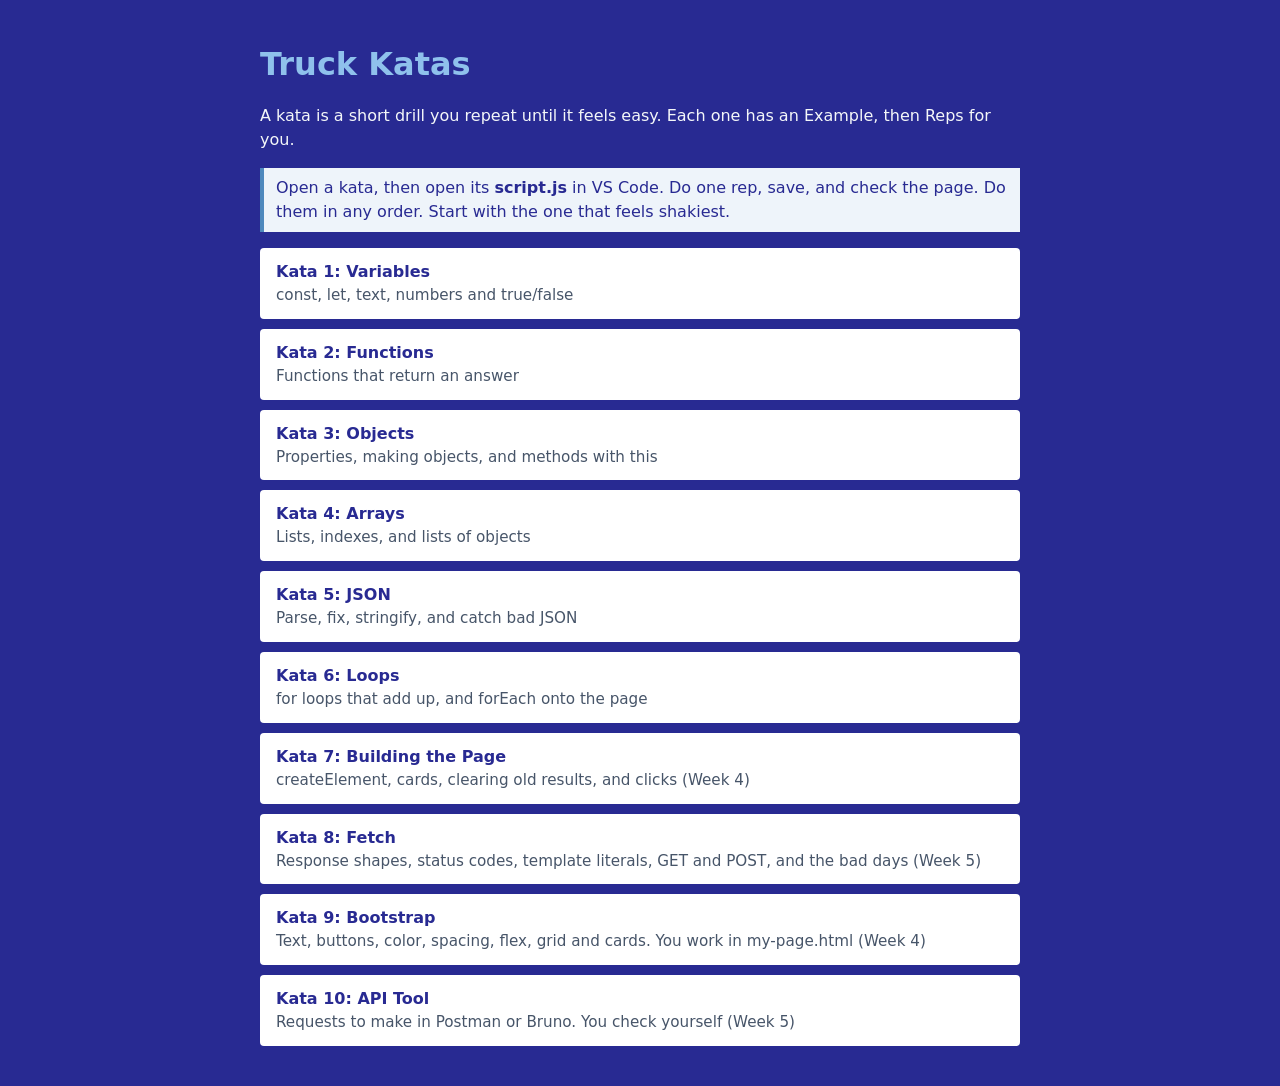
<file: index.html>
<!doctype html>
<html lang="en">
  <head>
    <meta charset="UTF-8" />
    <meta name="viewport" content="width=device-width, initial-scale=1.0" />
    <title>Truck Katas</title>
    <link rel="stylesheet" href="style.css" />
  </head>
  <body>
    <h1>Truck Katas</h1>
    <p>A kata is a short drill you repeat until it feels easy. Each one has an Example, then Reps for you.</p>
    <p class="tip">
      Open a kata, then open its <strong>script.js</strong> in VS Code. Do one rep, save, and check the page.
      Do them in any order. Start with the one that feels shakiest.
    </p>

    <ul class="topics">
      <li><a href="01-variables/index.html"><strong>Kata 1: Variables</strong><span>const, let, text, numbers and true/false</span></a></li>
      <li><a href="02-functions/index.html"><strong>Kata 2: Functions</strong><span>Functions that return an answer</span></a></li>
      <li><a href="03-objects/index.html"><strong>Kata 3: Objects</strong><span>Properties, making objects, and methods with this</span></a></li>
      <li><a href="04-arrays/index.html"><strong>Kata 4: Arrays</strong><span>Lists, indexes, and lists of objects</span></a></li>
      <li><a href="05-json/index.html"><strong>Kata 5: JSON</strong><span>Parse, fix, stringify, and catch bad JSON</span></a></li>
      <li><a href="06-loops/index.html"><strong>Kata 6: Loops</strong><span>for loops that add up, and forEach onto the page </span></a></li>
      <li><a href="07-page/index.html"><strong>Kata 7: Building the Page</strong><span>createElement, cards, clearing old results, and clicks (Week 4)</span></a></li>
      <li><a href="08-fetch/index.html"><strong>Kata 8: Fetch</strong><span>Response shapes, status codes, template literals, GET and POST, and the bad days (Week 5)</span></a></li>
      <li><a href="09-bootstrap/index.html"><strong>Kata 9: Bootstrap</strong><span>Text, buttons, color, spacing, flex, grid and cards. You work in my-page.html (Week 4)</span></a></li>
      <li><a href="10-api-tool/index.html"><strong>Kata 10: API Tool</strong><span>Requests to make in Postman or Bruno. You check yourself (Week 5)</span></a></li>
    </ul>
  </body>
</html>
</file>
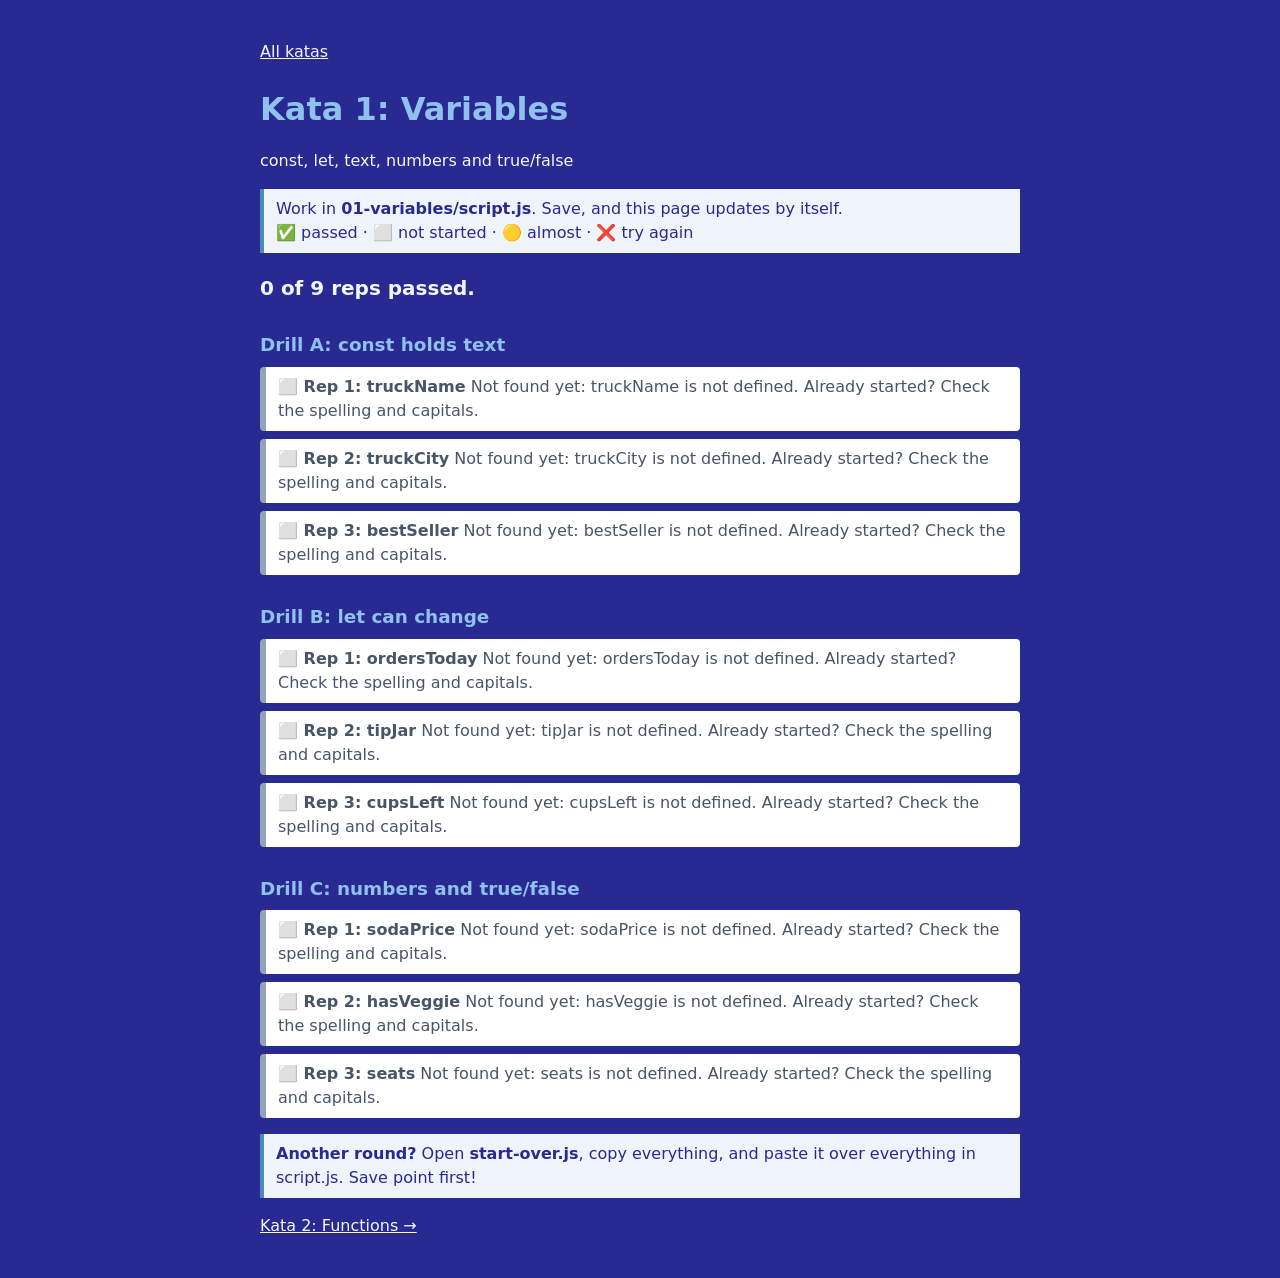
<file: 01-variables/index.html>
<!doctype html>
<html lang="en">
  <head>
    <meta charset="UTF-8" />
    <meta name="viewport" content="width=device-width, initial-scale=1.0" />
    <title>Kata 1: Variables</title>
    <link rel="stylesheet" href="../style.css" />
  </head>
  <body>
    <p class="nav"><a href="../index.html">All katas</a></p>
    <h1>Kata 1: Variables</h1>
    <p>const, let, text, numbers and true/false</p>
    <p class="tip">
      Work in <strong>01-variables/script.js</strong>. Save, and this page updates by itself.<br />
      ✅ passed · ⬜ not started · 🟡 almost · ❌ try again
    </p>

    <p id="summary"></p>
    <div id="results"></div>

    <p class="tip">
      <strong>Another round?</strong> Open <strong>start-over.js</strong>, copy everything,
      and paste it over everything in script.js. Save point first!
    </p>
    <p class="nav"> <a href="../02-functions/index.html">Kata 2: Functions →</a></p>

    <script src="../kata-check.js"></script>
    <script src="script.js"></script>
    <script src="checks.js"></script>
  </body>
</html>
</file>
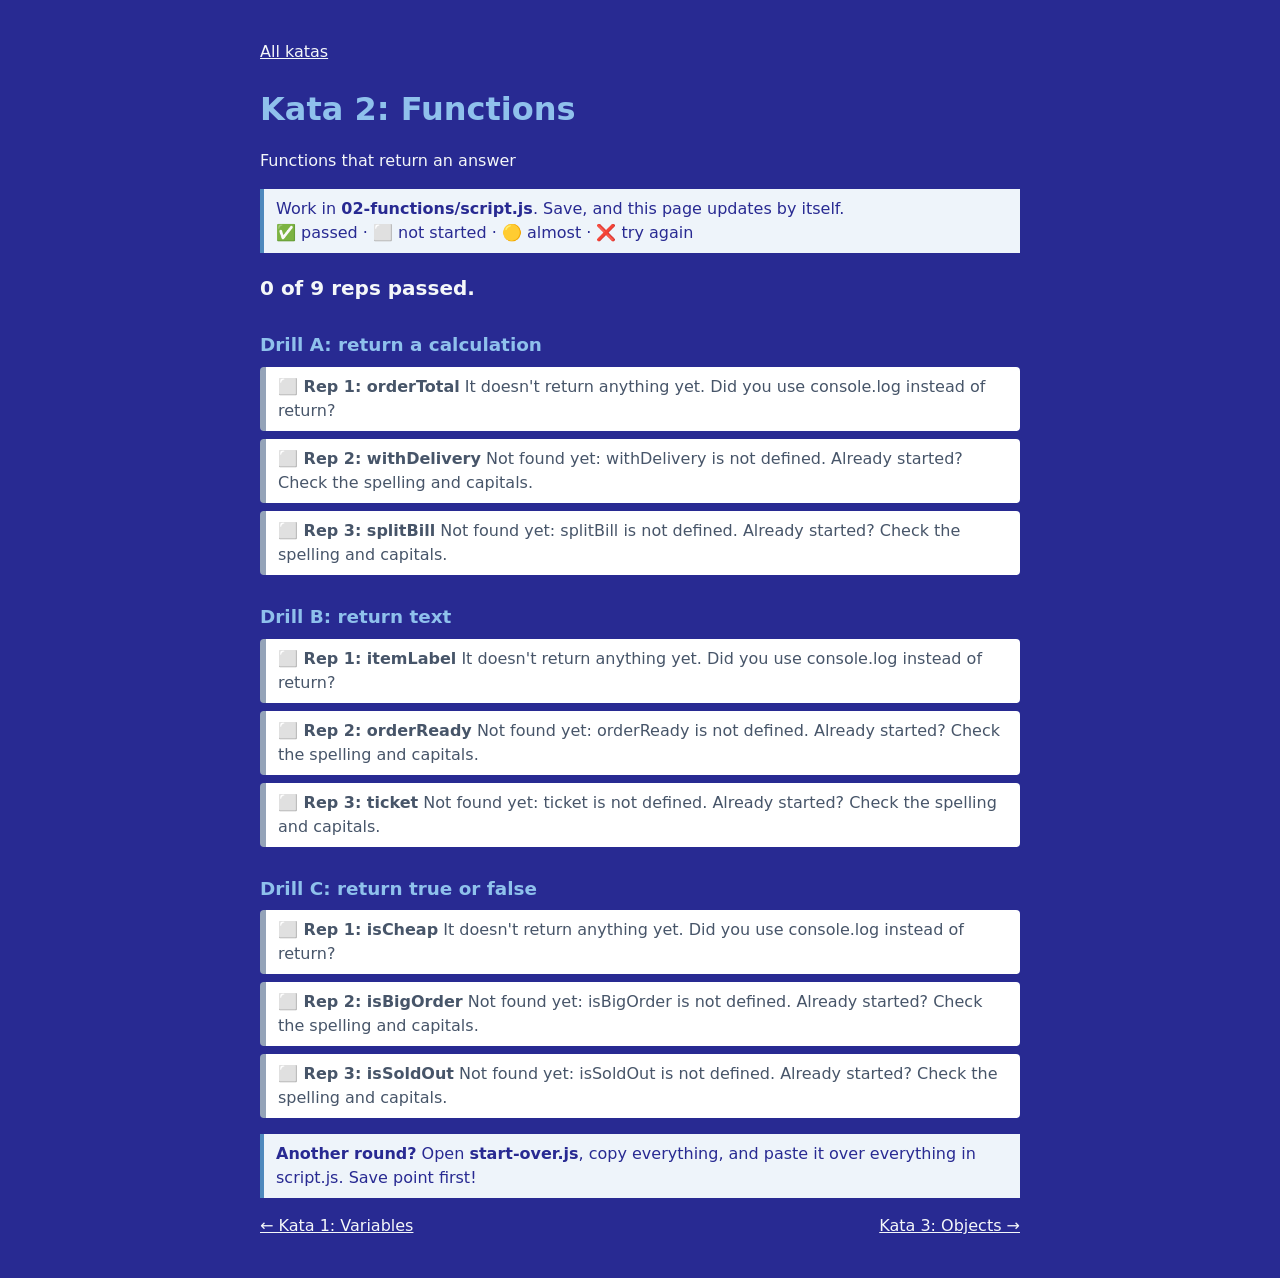
<file: 02-functions/index.html>
<!doctype html>
<html lang="en">
  <head>
    <meta charset="UTF-8" />
    <meta name="viewport" content="width=device-width, initial-scale=1.0" />
    <title>Kata 2: Functions</title>
    <link rel="stylesheet" href="../style.css" />
  </head>
  <body>
    <p class="nav"><a href="../index.html">All katas</a></p>
    <h1>Kata 2: Functions</h1>
    <p>Functions that return an answer</p>
    <p class="tip">
      Work in <strong>02-functions/script.js</strong>. Save, and this page updates by itself.<br />
      ✅ passed · ⬜ not started · 🟡 almost · ❌ try again
    </p>

    <p id="summary"></p>
    <div id="results"></div>

    <p class="tip">
      <strong>Another round?</strong> Open <strong>start-over.js</strong>, copy everything,
      and paste it over everything in script.js. Save point first!
    </p>
    <p class="nav"><a href="../01-variables/index.html">← Kata 1: Variables</a> <a href="../03-objects/index.html">Kata 3: Objects →</a></p>

    <script src="../kata-check.js"></script>
    <script src="script.js"></script>
    <script src="checks.js"></script>
  </body>
</html>
</file>
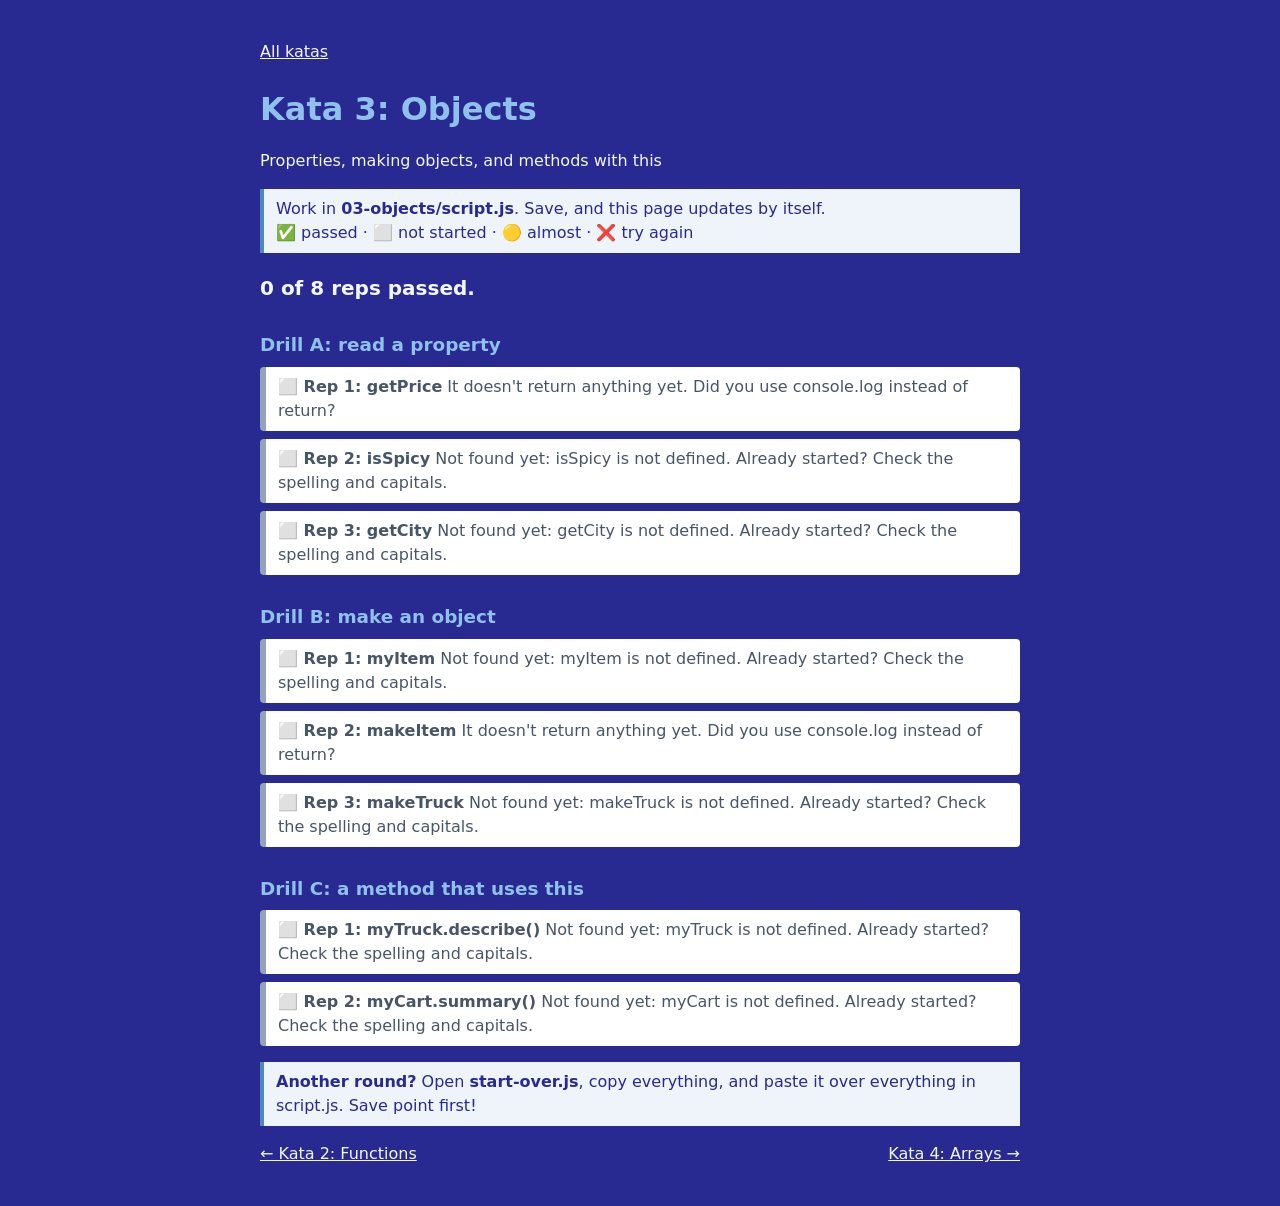
<file: 03-objects/index.html>
<!doctype html>
<html lang="en">
  <head>
    <meta charset="UTF-8" />
    <meta name="viewport" content="width=device-width, initial-scale=1.0" />
    <title>Kata 3: Objects</title>
    <link rel="stylesheet" href="../style.css" />
  </head>
  <body>
    <p class="nav"><a href="../index.html">All katas</a></p>
    <h1>Kata 3: Objects</h1>
    <p>Properties, making objects, and methods with this</p>
    <p class="tip">
      Work in <strong>03-objects/script.js</strong>. Save, and this page updates by itself.<br />
      ✅ passed · ⬜ not started · 🟡 almost · ❌ try again
    </p>

    <p id="summary"></p>
    <div id="results"></div>

    <p class="tip">
      <strong>Another round?</strong> Open <strong>start-over.js</strong>, copy everything,
      and paste it over everything in script.js. Save point first!
    </p>
    <p class="nav"><a href="../02-functions/index.html">← Kata 2: Functions</a> <a href="../04-arrays/index.html">Kata 4: Arrays →</a></p>

    <script src="../kata-check.js"></script>
    <script src="script.js"></script>
    <script src="checks.js"></script>
  </body>
</html>
</file>
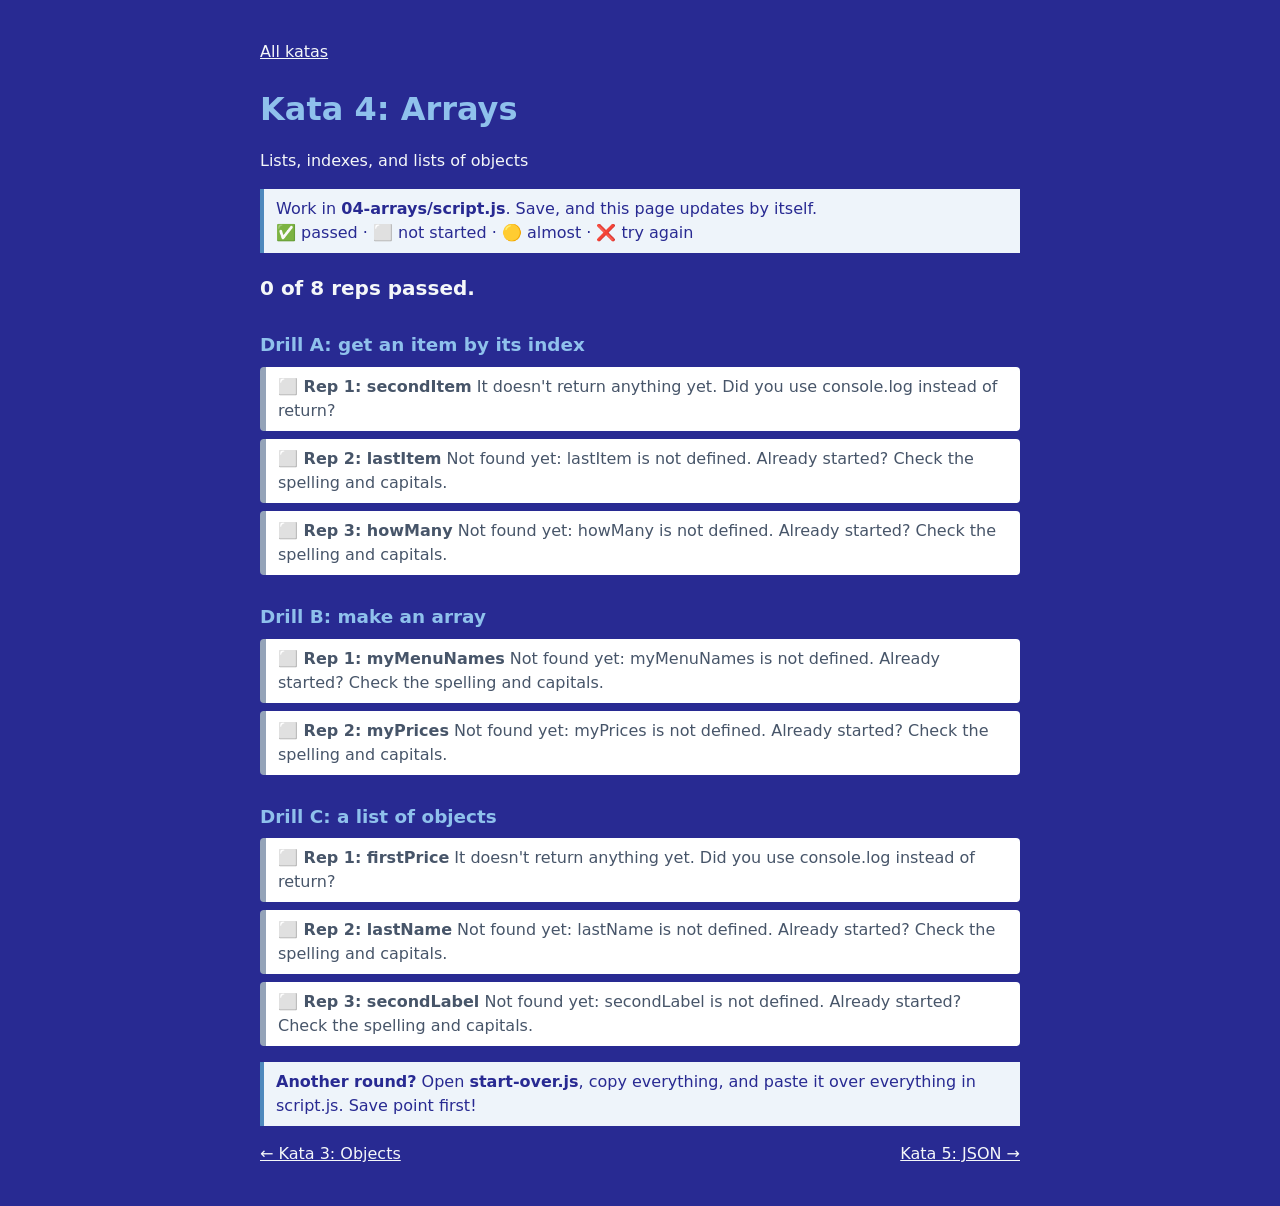
<file: 04-arrays/index.html>
<!doctype html>
<html lang="en">
  <head>
    <meta charset="UTF-8" />
    <meta name="viewport" content="width=device-width, initial-scale=1.0" />
    <title>Kata 4: Arrays</title>
    <link rel="stylesheet" href="../style.css" />
  </head>
  <body>
    <p class="nav"><a href="../index.html">All katas</a></p>
    <h1>Kata 4: Arrays</h1>
    <p>Lists, indexes, and lists of objects</p>
    <p class="tip">
      Work in <strong>04-arrays/script.js</strong>. Save, and this page updates by itself.<br />
      ✅ passed · ⬜ not started · 🟡 almost · ❌ try again
    </p>

    <p id="summary"></p>
    <div id="results"></div>

    <p class="tip">
      <strong>Another round?</strong> Open <strong>start-over.js</strong>, copy everything,
      and paste it over everything in script.js. Save point first!
    </p>
    <p class="nav"><a href="../03-objects/index.html">← Kata 3: Objects</a> <a href="../05-json/index.html">Kata 5: JSON →</a></p>

    <script src="../kata-check.js"></script>
    <script src="script.js"></script>
    <script src="checks.js"></script>
  </body>
</html>
</file>
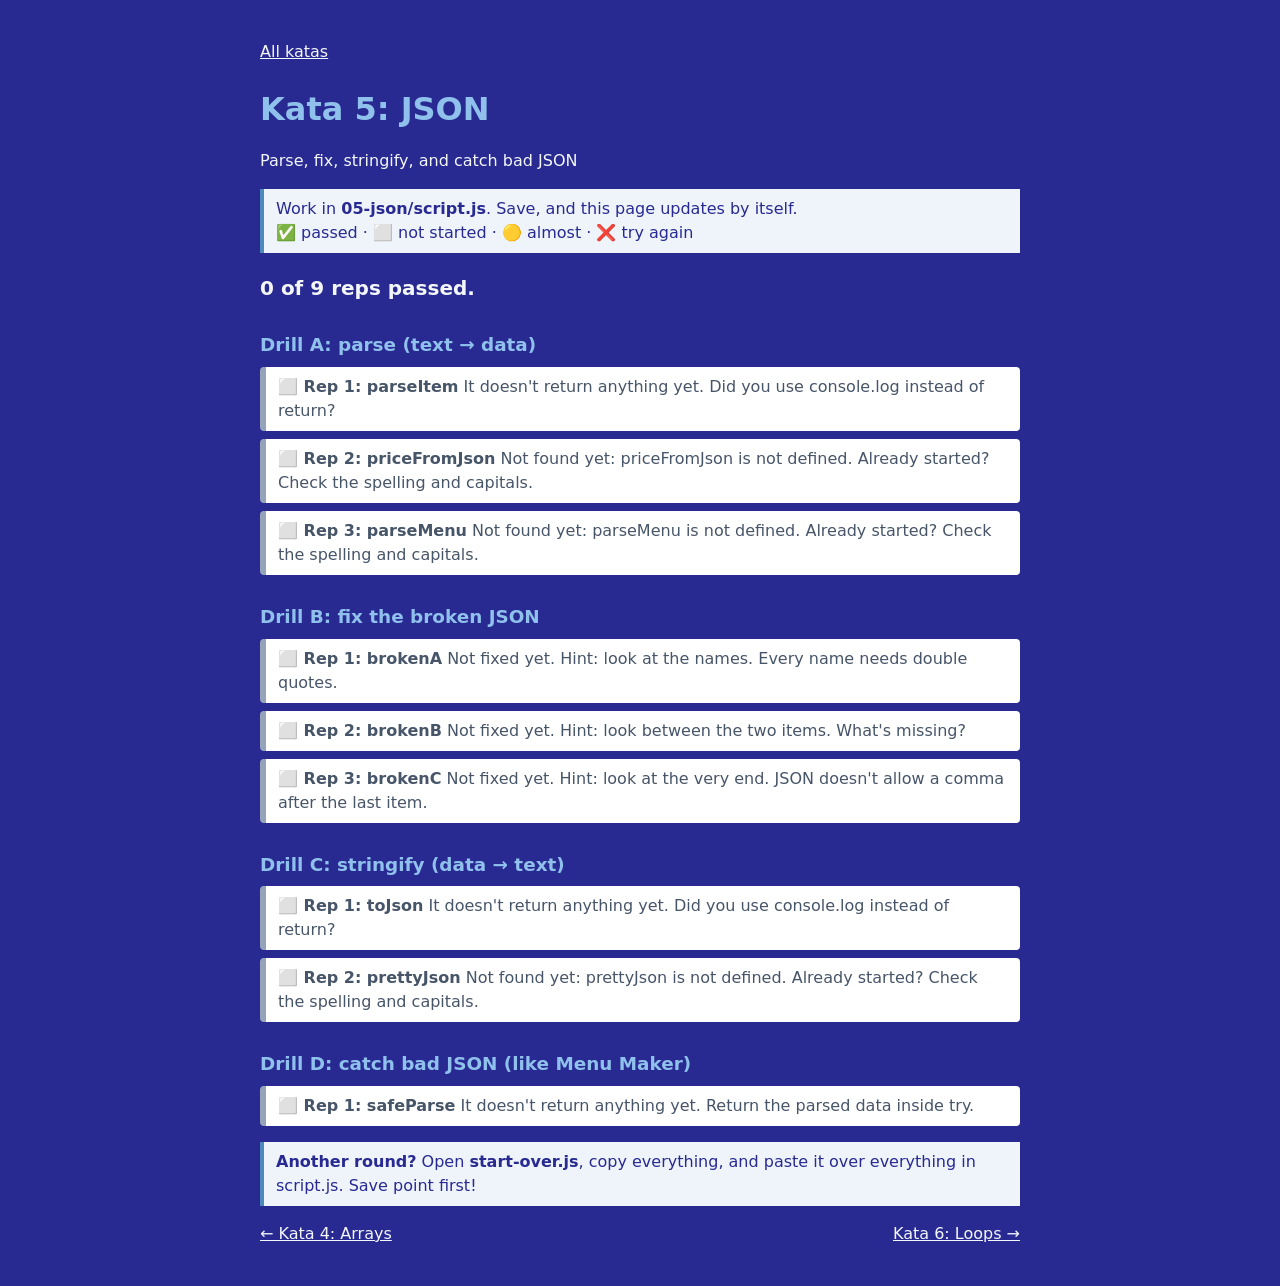
<file: 05-json/index.html>
<!doctype html>
<html lang="en">
  <head>
    <meta charset="UTF-8" />
    <meta name="viewport" content="width=device-width, initial-scale=1.0" />
    <title>Kata 5: JSON</title>
    <link rel="stylesheet" href="../style.css" />
  </head>
  <body>
    <p class="nav"><a href="../index.html">All katas</a></p>
    <h1>Kata 5: JSON</h1>
    <p>Parse, fix, stringify, and catch bad JSON</p>
    <p class="tip">
      Work in <strong>05-json/script.js</strong>. Save, and this page updates by itself.<br />
      ✅ passed · ⬜ not started · 🟡 almost · ❌ try again
    </p>

    <p id="summary"></p>
    <div id="results"></div>

    <p class="tip">
      <strong>Another round?</strong> Open <strong>start-over.js</strong>, copy everything,
      and paste it over everything in script.js. Save point first!
    </p>
    <p class="nav"><a href="../04-arrays/index.html">← Kata 4: Arrays</a> <a href="../06-loops/index.html">Kata 6: Loops →</a></p>

    <script src="../kata-check.js"></script>
    <script src="script.js"></script>
    <script src="checks.js"></script>
  </body>
</html>
</file>
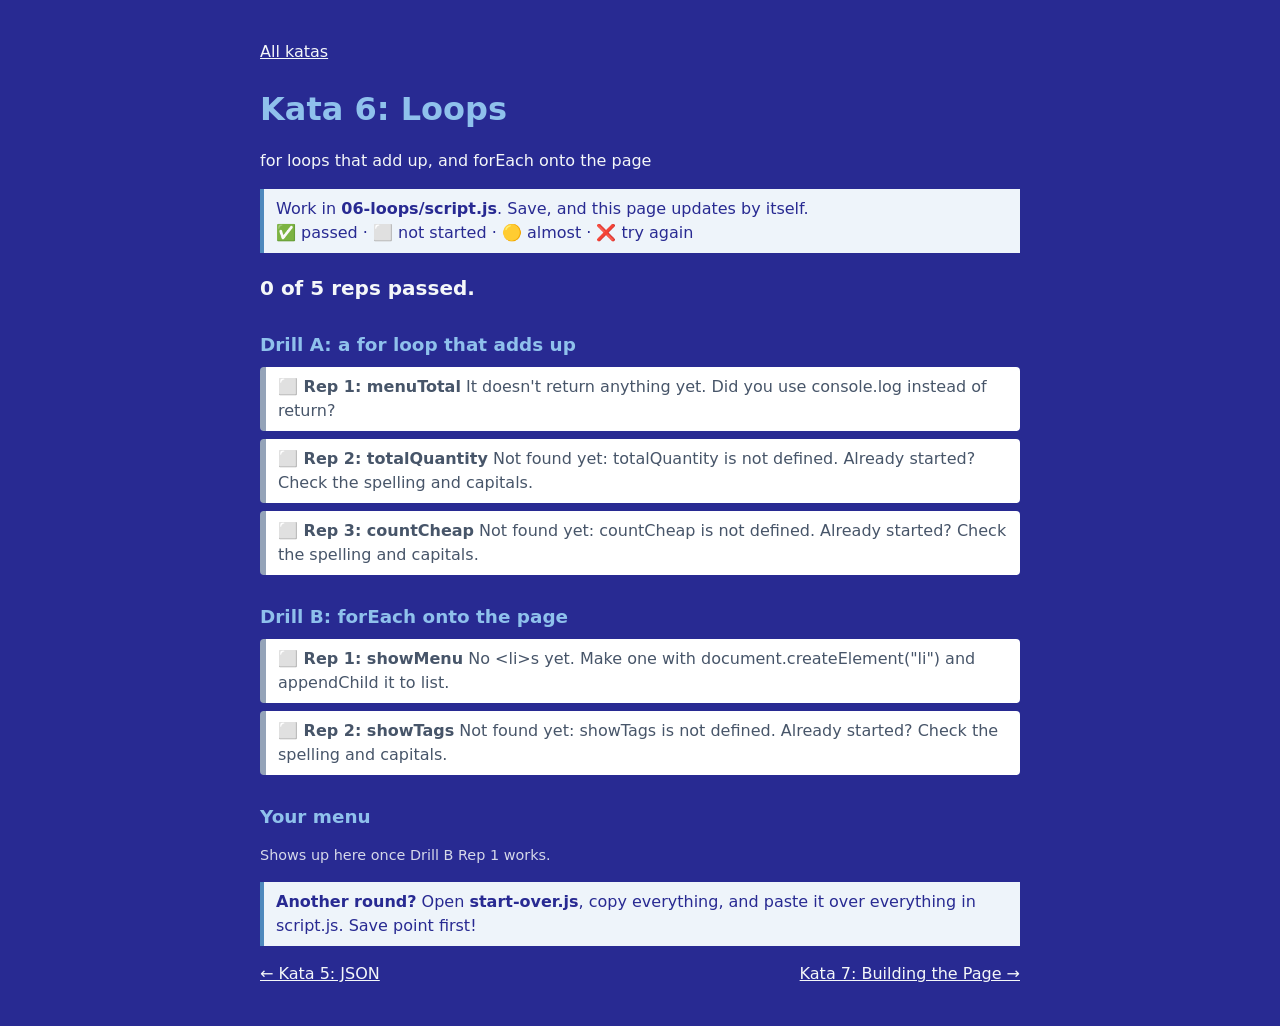
<file: 06-loops/index.html>
<!doctype html>
<html lang="en">
  <head>
    <meta charset="UTF-8" />
    <meta name="viewport" content="width=device-width, initial-scale=1.0" />
    <title>Kata 6: Loops</title>
    <link rel="stylesheet" href="../style.css" />
  </head>
  <body>
    <p class="nav"><a href="../index.html">All katas</a></p>
    <h1>Kata 6: Loops</h1>
    <p>for loops that add up, and forEach onto the page</p>
    <p class="tip">
      Work in <strong>06-loops/script.js</strong>. Save, and this page updates by itself.<br />
      ✅ passed · ⬜ not started · 🟡 almost · ❌ try again
    </p>

    <p id="summary"></p>
    <div id="results"></div>

    <h2>Your menu</h2>
    <p class="small">Shows up here once Drill B Rep 1 works.</p>
    <ul id="my-menu"></ul>

    <p class="tip">
      <strong>Another round?</strong> Open <strong>start-over.js</strong>, copy everything,
      and paste it over everything in script.js. Save point first!
    </p>
    <p class="nav"><a href="../05-json/index.html">← Kata 5: JSON</a> <a href="../07-page/index.html">Kata 7: Building the Page →</a></p>

    <script src="../kata-check.js"></script>
    <script src="script.js"></script>
    <script src="checks.js"></script>
  </body>
</html>
</file>
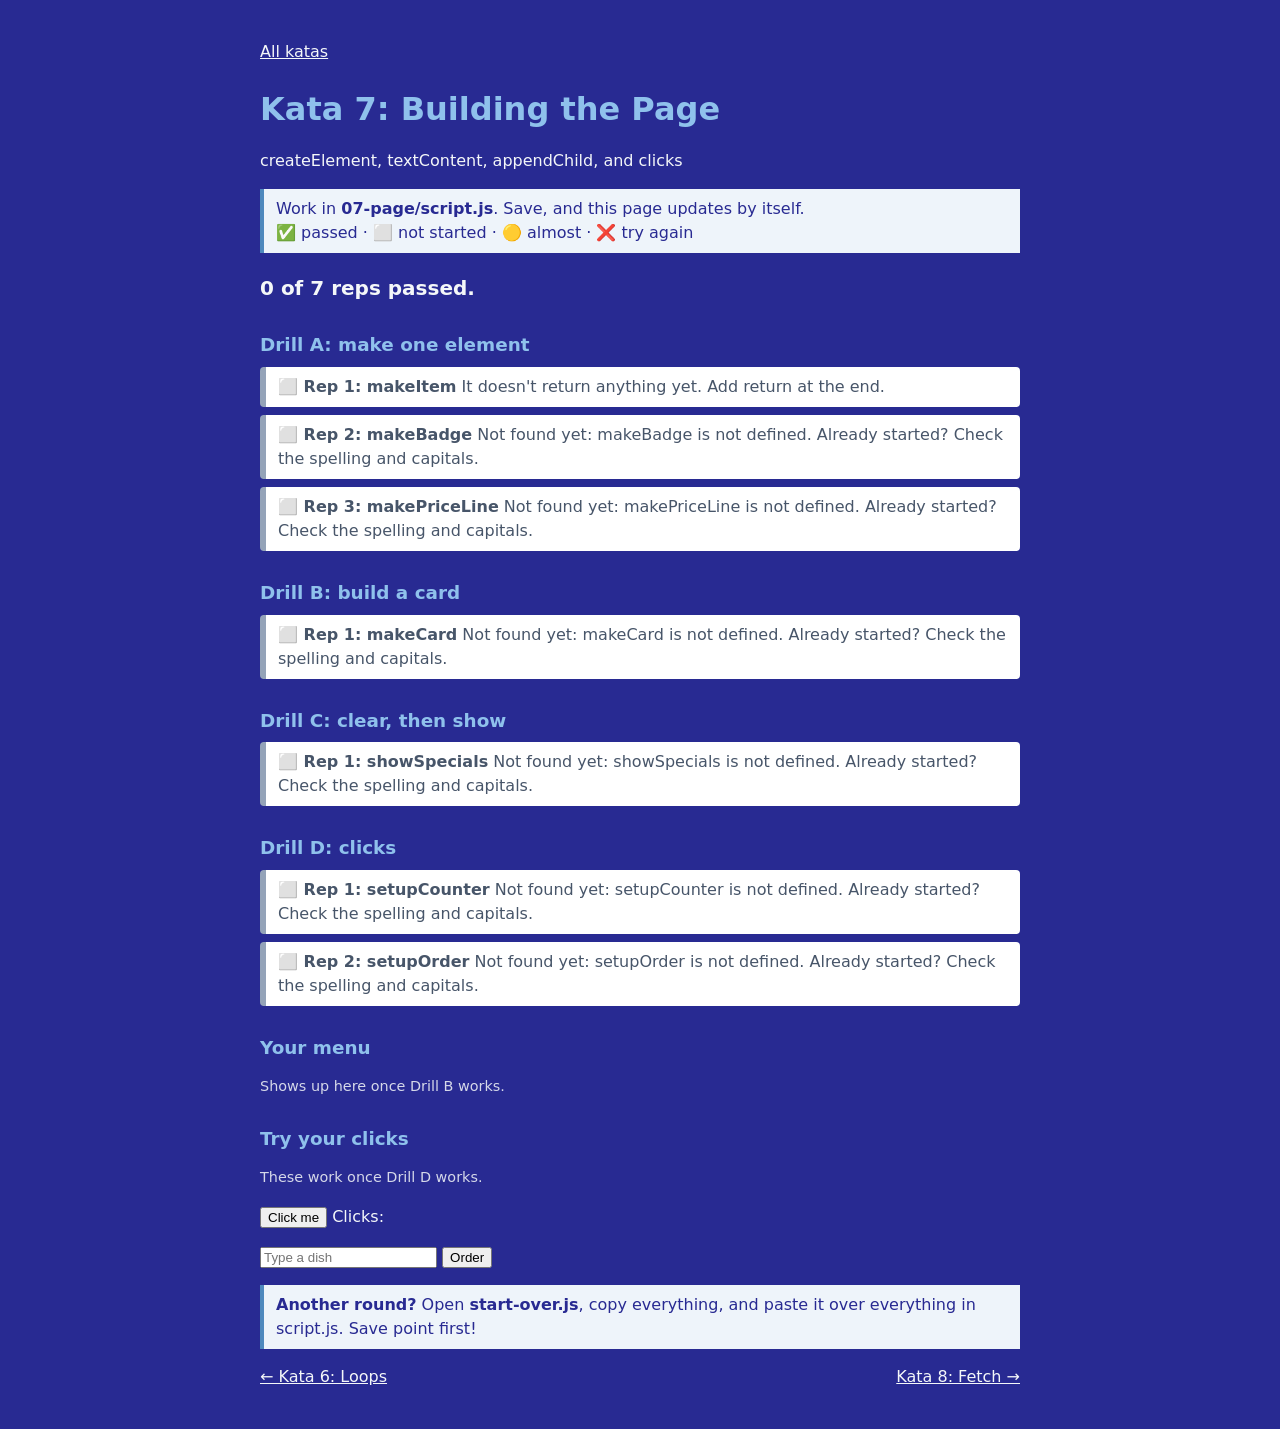
<file: 07-page/index.html>
<!doctype html>
<html lang="en">
  <head>
    <meta charset="UTF-8" />
    <meta name="viewport" content="width=device-width, initial-scale=1.0" />
    <title>Kata 7: Building the Page</title>
    <link rel="stylesheet" href="../style.css" />
  </head>
  <body>
    <p class="nav"><a href="../index.html">All katas</a></p>
    <h1>Kata 7: Building the Page</h1>
    <p>createElement, textContent, appendChild, and clicks</p>
    <p class="tip">
      Work in <strong>07-page/script.js</strong>. Save, and this page updates by itself.<br />
      ✅ passed · ⬜ not started · 🟡 almost · ❌ try again
    </p>

    <p id="summary"></p>
    <div id="results"></div>

    <h2>Your menu</h2>
    <p class="small">Shows up here once Drill B works.</p>
    <div id="my-menu" class="cards"></div>

    <h2>Try your clicks</h2>
    <p class="small">These work once Drill D works.</p>
    <p><button id="count-btn">Click me</button> Clicks: <span id="count-out"></span></p>
    <p><input id="order-in" placeholder="Type a dish" /> <button id="order-btn">Order</button></p>
    <ul id="order-list"></ul>

    <p class="tip">
      <strong>Another round?</strong> Open <strong>start-over.js</strong>, copy everything,
      and paste it over everything in script.js. Save point first!
    </p>
    <p class="nav"><a href="../06-loops/index.html">← Kata 6: Loops</a> <a href="../08-fetch/index.html">Kata 8: Fetch →</a></p>

    <script src="../kata-check.js"></script>
    <script src="script.js"></script>
    <script src="checks.js"></script>
  </body>
</html>
</file>
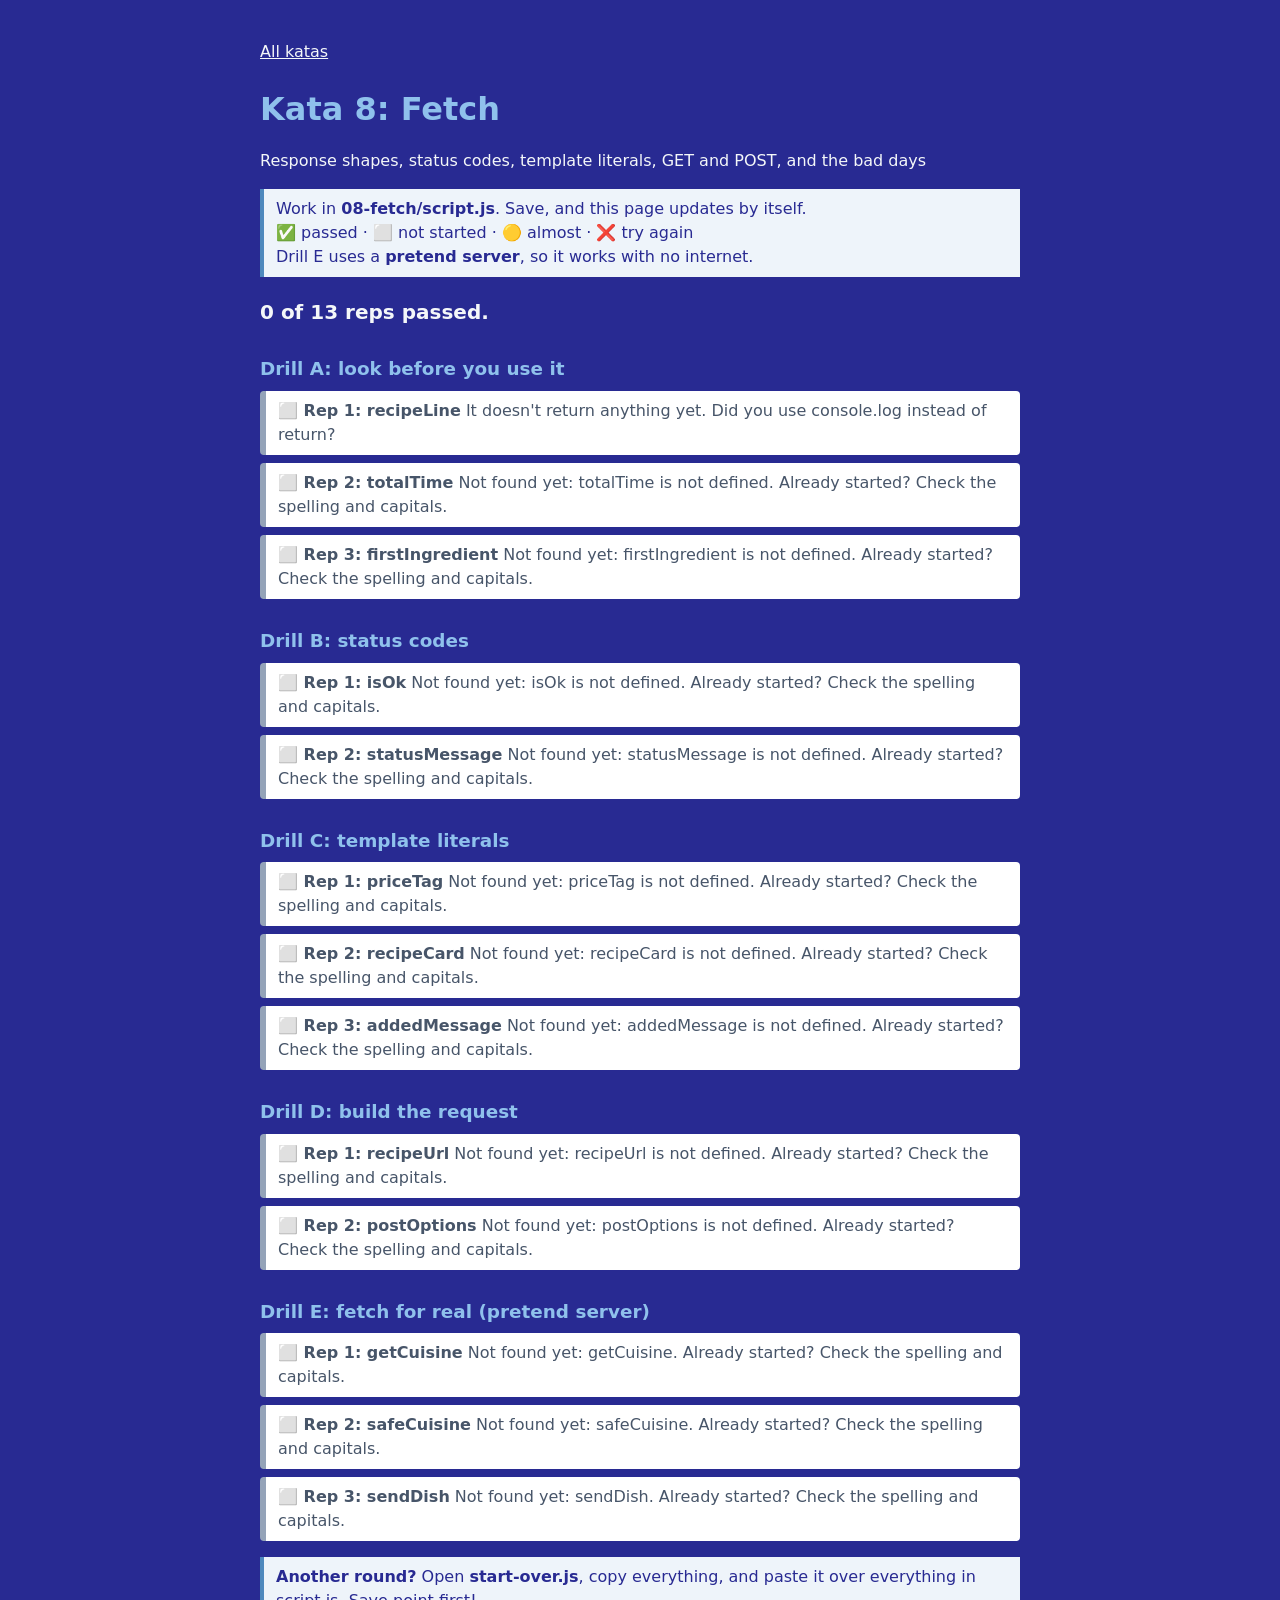
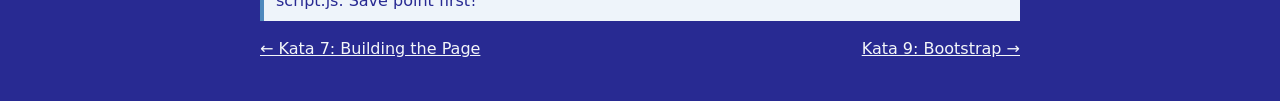
<file: 08-fetch/index.html>
<!doctype html>
<html lang="en">
  <head>
    <meta charset="UTF-8" />
    <meta name="viewport" content="width=device-width, initial-scale=1.0" />
    <title>Kata 8: Fetch</title>
    <link rel="stylesheet" href="../style.css" />
  </head>
  <body>
    <p class="nav"><a href="../index.html">All katas</a></p>
    <h1>Kata 8: Fetch</h1>
    <p>Response shapes, status codes, template literals, GET and POST, and the bad days</p>
    <p class="tip">
      Work in <strong>08-fetch/script.js</strong>. Save, and this page updates by itself.<br />
      ✅ passed · ⬜ not started · 🟡 almost · ❌ try again<br />
      Drill E uses a <strong>pretend server</strong>, so it works with no internet.
    </p>

    <p id="summary"></p>
    <div id="results"></div>

    <p class="tip">
      <strong>Another round?</strong> Open <strong>start-over.js</strong>, copy everything,
      and paste it over everything in script.js. Save point first!
    </p>
    <p class="nav"><a href="../07-page/index.html">← Kata 7: Building the Page</a> <a href="../09-bootstrap/index.html">Kata 9: Bootstrap →</a></p>

    <script src="../kata-check.js"></script>
    <script src="script.js"></script>
    <script src="checks.js"></script>
  </body>
</html>
</file>
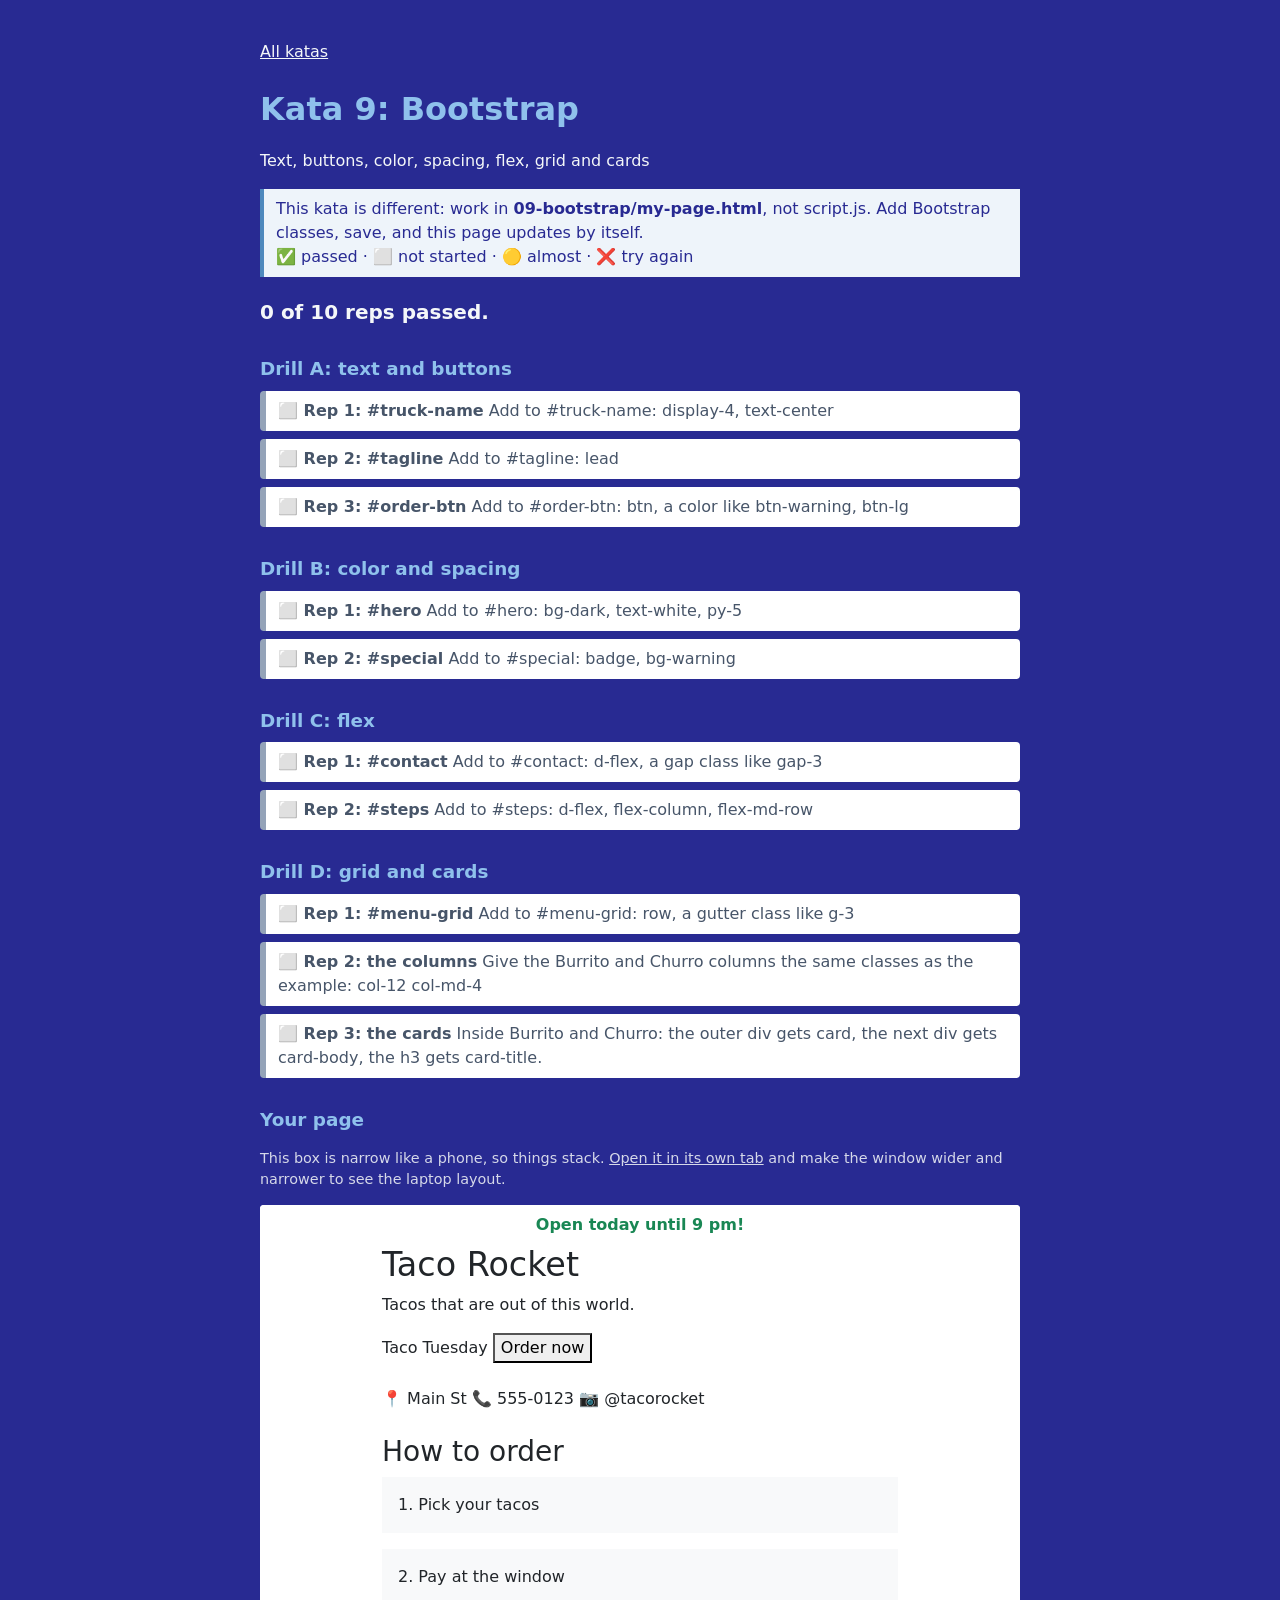
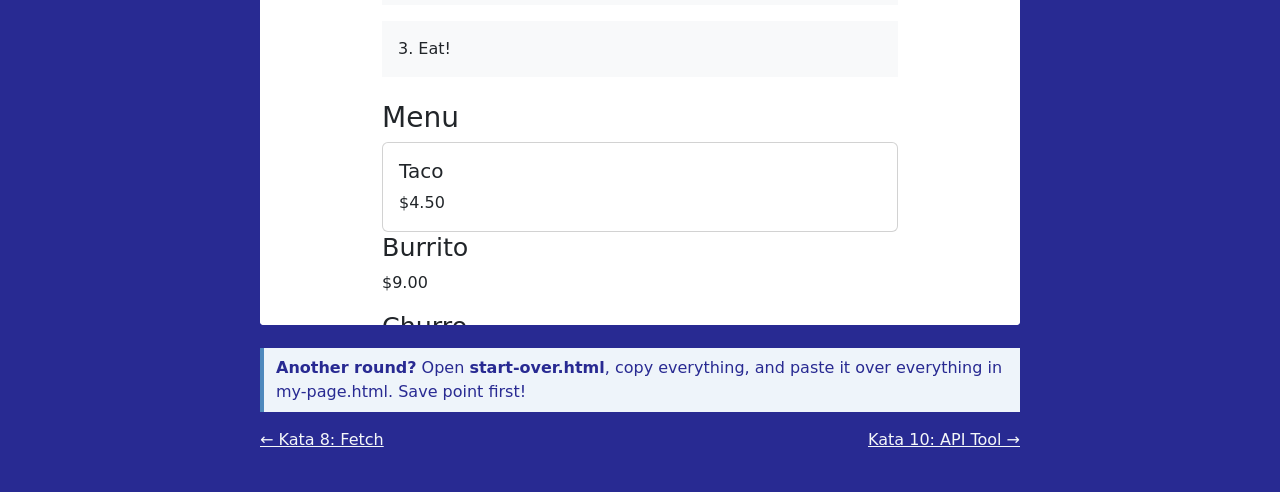
<file: 09-bootstrap/index.html>
<!doctype html>
<html lang="en">
  <head>
    <meta charset="UTF-8" />
    <meta name="viewport" content="width=device-width, initial-scale=1.0" />
    <title>Kata 9: Bootstrap</title>
    <link rel="stylesheet" href="../style.css" />
  </head>
  <body>
    <p class="nav"><a href="../index.html">All katas</a></p>
    <h1>Kata 9: Bootstrap</h1>
    <p>Text, buttons, color, spacing, flex, grid and cards</p>
    <p class="tip">
      This kata is different: work in <strong>09-bootstrap/my-page.html</strong>, not script.js.
      Add Bootstrap classes, save, and this page updates by itself.<br />
      ✅ passed · ⬜ not started · 🟡 almost · ❌ try again
    </p>

    <p id="summary"></p>
    <div id="results"></div>

    <h2>Your page</h2>
    <p class="small">
      This box is narrow like a phone, so things stack.
      <a href="my-page.html" target="_blank">Open it in its own tab</a> and make the window wider and narrower to see the laptop layout.
    </p>
    <iframe id="my-page" class="preview" src="my-page.html" title="Your page"></iframe>

    <p class="tip">
      <strong>Another round?</strong> Open <strong>start-over.html</strong>, copy everything,
      and paste it over everything in my-page.html. Save point first!
    </p>
    <p class="nav"><a href="../08-fetch/index.html">← Kata 8: Fetch</a> <a href="../10-api-tool/index.html">Kata 10: API Tool →</a></p>

    <script src="../kata-check.js"></script>
    <script src="checks.js"></script>
  </body>
</html>
</file>
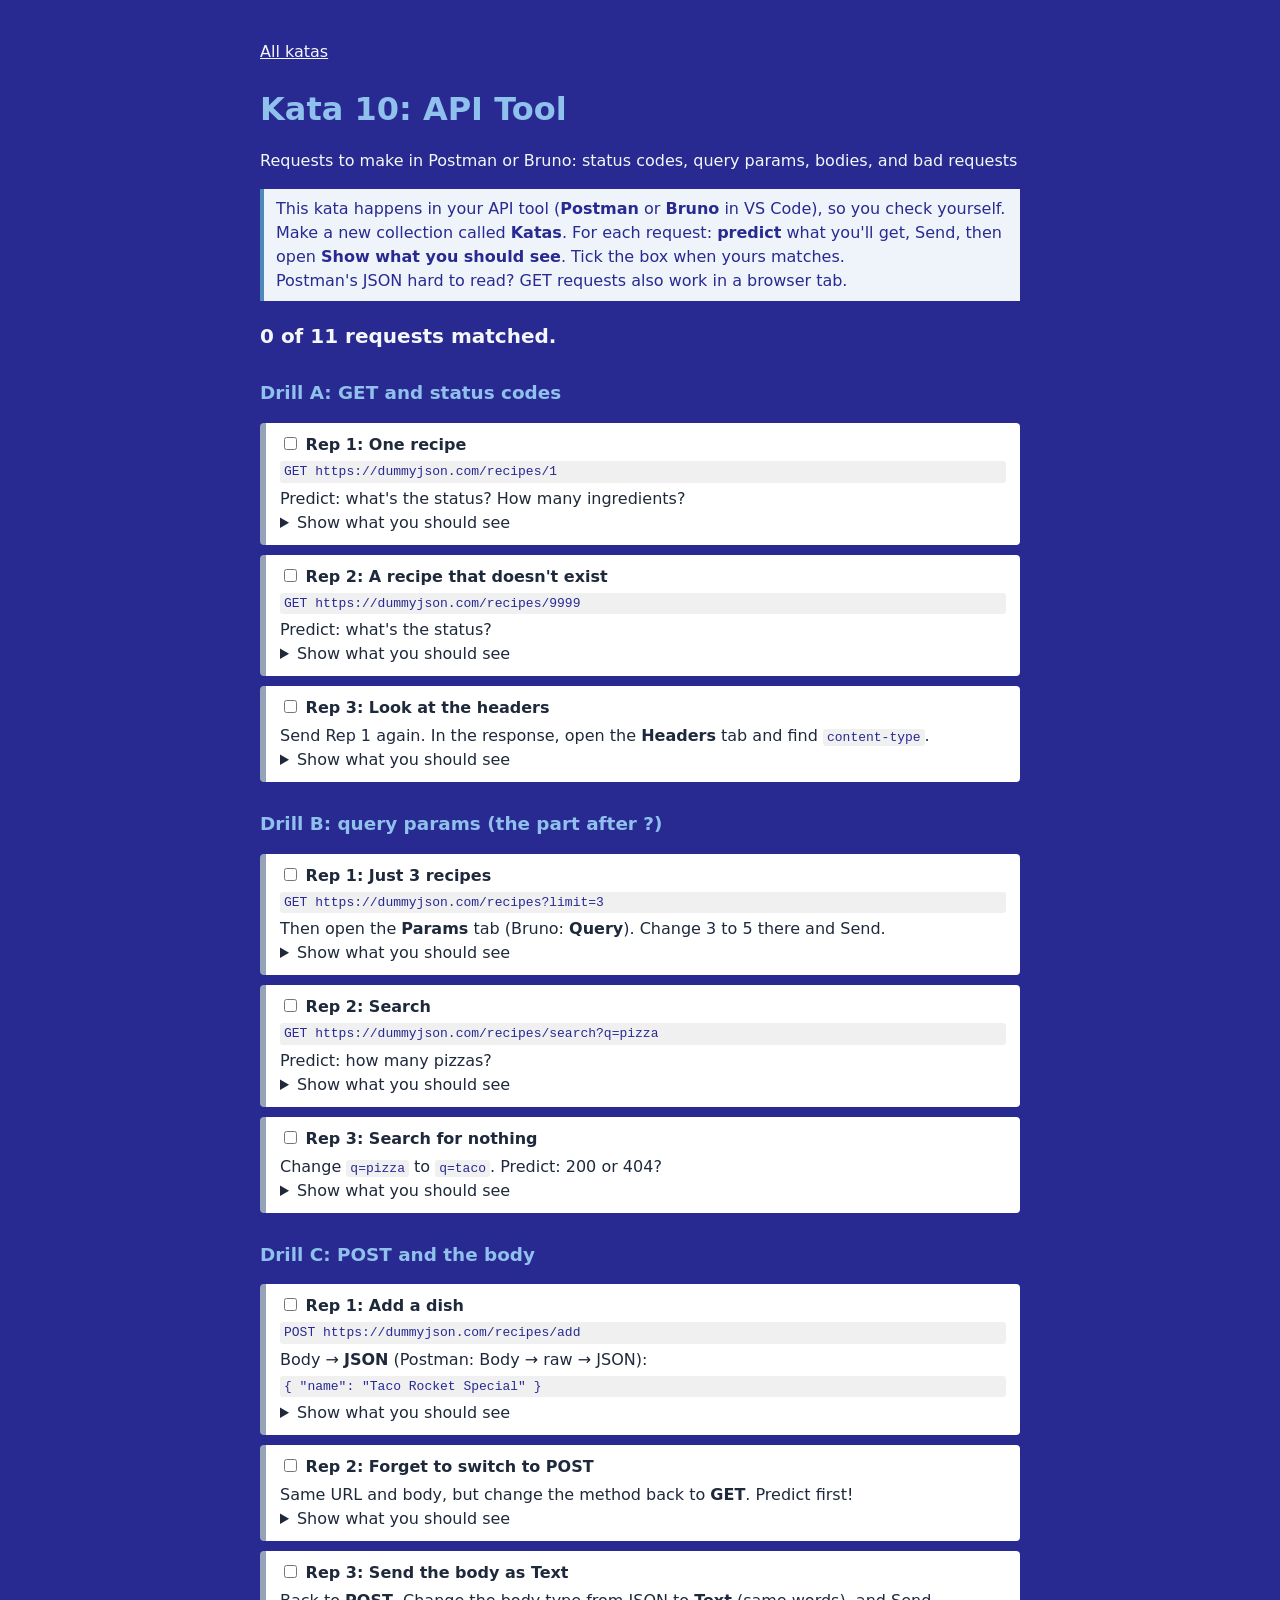
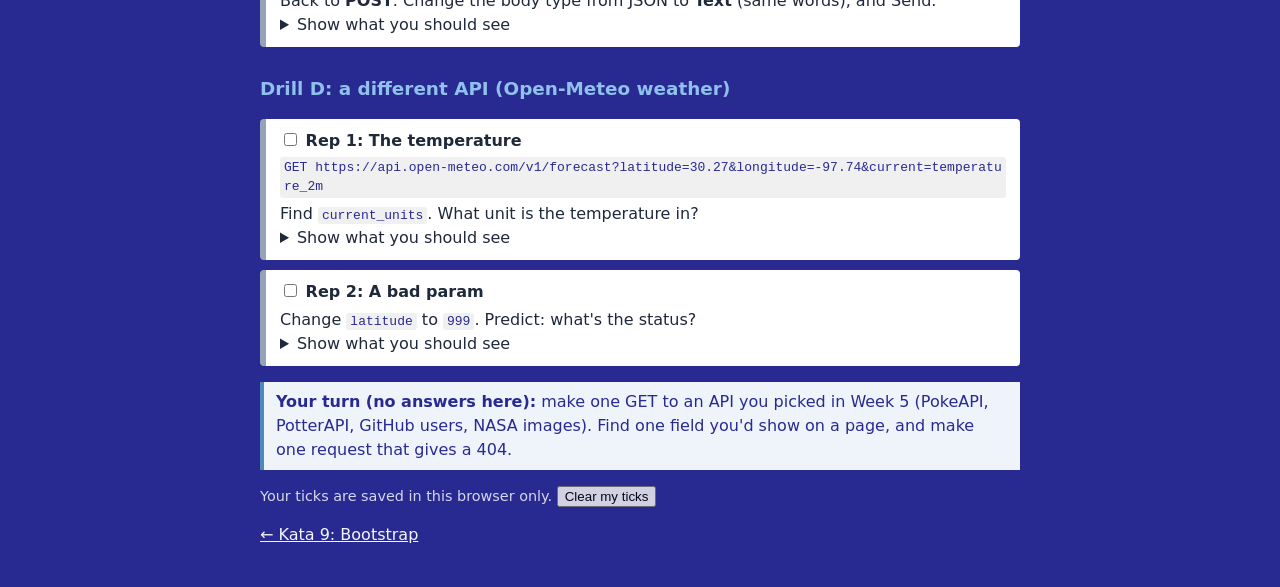
<file: 10-api-tool/index.html>
<!doctype html>
<html lang="en">
  <head>
    <meta charset="UTF-8" />
    <meta name="viewport" content="width=device-width, initial-scale=1.0" />
    <title>Kata 10: API Tool</title>
    <link rel="stylesheet" href="../style.css" />
  </head>
  <body>
    <p class="nav"><a href="../index.html">All katas</a></p>
    <h1>Kata 10: API Tool</h1>
    <p>Requests to make in Postman or Bruno: status codes, query params, bodies, and bad requests</p>
    <p class="tip">
      This kata happens in your API tool (<strong>Postman</strong> or <strong>Bruno</strong> in VS Code), so you check yourself.<br />
      Make a new collection called <strong>Katas</strong>. For each request: <strong>predict</strong> what you'll get,
      Send, then open <strong>Show what you should see</strong>. Tick the box when yours matches.<br />
      Postman's JSON hard to read? GET requests also work in a browser tab.
    </p>

    <p id="summary"></p>

    <h2>Drill A: GET and status codes</h2>
    <ul class="requests">
      <li>
        <label><input type="checkbox" data-rep="a1" /> Rep 1: One recipe</label>
        <code class="url">GET https://dummyjson.com/recipes/1</code>
        Predict: what's the status? How many ingredients?
        <details><summary>Show what you should see</summary>
          <code>200 OK</code>. The name is <code>"Classic Margherita Pizza"</code>, and <code>ingredients</code> has 6 items.
        </details>
      </li>
      <li>
        <label><input type="checkbox" data-rep="a2" /> Rep 2: A recipe that doesn't exist</label>
        <code class="url">GET https://dummyjson.com/recipes/9999</code>
        Predict: what's the status?
        <details><summary>Show what you should see</summary>
          <code>404 Not Found</code>, and a message: <code>"Recipe with id '9999' not found"</code>.
          The server still answered, so in JavaScript <code>fetch</code> works and <code>response.ok</code> is false.
        </details>
      </li>
      <li>
        <label><input type="checkbox" data-rep="a3" /> Rep 3: Look at the headers</label>
        Send Rep 1 again. In the response, open the <strong>Headers</strong> tab and find <code>content-type</code>.
        <details><summary>Show what you should see</summary>
          <code>application/json</code>. That's the server saying "the body is JSON", which is why <code>response.json()</code> works.
        </details>
      </li>
    </ul>

    <h2>Drill B: query params (the part after ?)</h2>
    <ul class="requests">
      <li>
        <label><input type="checkbox" data-rep="b1" /> Rep 1: Just 3 recipes</label>
        <code class="url">GET https://dummyjson.com/recipes?limit=3</code>
        Then open the <strong>Params</strong> tab (Bruno: <strong>Query</strong>). Change 3 to 5 there and Send.
        <details><summary>Show what you should see</summary>
          <code>200</code>, a <code>recipes</code> list with 3 items, and <code>"total": 50</code>.
          Changing the Params tab changes the URL too: <code>limit=5</code> gives 5 recipes.
        </details>
      </li>
      <li>
        <label><input type="checkbox" data-rep="b2" /> Rep 2: Search</label>
        <code class="url">GET https://dummyjson.com/recipes/search?q=pizza</code>
        Predict: how many pizzas?
        <details><summary>Show what you should see</summary>
          <code>200</code> and <code>"total": 2</code>: Classic Margherita Pizza (id 1) and Italian Margherita Pizza (id 45).
        </details>
      </li>
      <li>
        <label><input type="checkbox" data-rep="b3" /> Rep 3: Search for nothing</label>
        Change <code>q=pizza</code> to <code>q=taco</code>. Predict: 200 or 404?
        <details><summary>Show what you should see</summary>
          <code>200</code> with <code>"recipes": []</code> and <code>"total": 0</code>.
          An empty list isn't an error! The search worked, it just found nothing. Your page should still say so ("No recipes found").
        </details>
      </li>
    </ul>

    <h2>Drill C: POST and the body</h2>
    <ul class="requests">
      <li>
        <label><input type="checkbox" data-rep="c1" /> Rep 1: Add a dish</label>
        <code class="url">POST https://dummyjson.com/recipes/add</code>
        Body → <strong>JSON</strong> (Postman: Body → raw → JSON):
        <code class="url">{ "name": "Taco Rocket Special" }</code>
        <details><summary>Show what you should see</summary>
          <code>201 Created</code> and <code>{"id": 51, "name": "Taco Rocket Special"}</code>.
          (It's a practice server, so it doesn't really save it.)
        </details>
      </li>
      <li>
        <label><input type="checkbox" data-rep="c2" /> Rep 2: Forget to switch to POST</label>
        Same URL and body, but change the method back to <strong>GET</strong>. Predict first!
        <details><summary>Show what you should see</summary>
          <code>404</code> and <code>"Recipe with id 'add' not found"</code>. A GET reads <code>add</code> as a recipe number.
          In JavaScript, this is what happens when you forget <code>method: "POST"</code>.
        </details>
      </li>
      <li>
        <label><input type="checkbox" data-rep="c3" /> Rep 3: Send the body as Text</label>
        Back to <strong>POST</strong>. Change the body type from JSON to <strong>Text</strong> (same words), and Send.
        <details><summary>Show what you should see</summary>
          <code>201</code>, but only <code>{"id": 51}</code>. <strong>The name is gone!</strong>
          The server didn't know the body was JSON, so it ignored it.
          In JavaScript, that's a missing <code>"Content-Type": "application/json"</code> header.
        </details>
      </li>
    </ul>

    <h2>Drill D: a different API (Open-Meteo weather)</h2>
    <ul class="requests">
      <li>
        <label><input type="checkbox" data-rep="d1" /> Rep 1: The temperature</label>
        <code class="url">GET https://api.open-meteo.com/v1/forecast?latitude=30.27&amp;longitude=-97.74&amp;current=temperature_2m</code>
        Find <code>current_units</code>. What unit is the temperature in?
        <details><summary>Show what you should see</summary>
          <code>200</code> and <code>"temperature_2m": "°C"</code> (Celsius).
          Now add a param in the Params tab: <code>temperature_unit</code> = <code>fahrenheit</code>. Send: <code>"°F"</code>.
        </details>
      </li>
      <li>
        <label><input type="checkbox" data-rep="d2" /> Rep 2: A bad param</label>
        Change <code>latitude</code> to <code>999</code>. Predict: what's the status?
        <details><summary>Show what you should see</summary>
          <code>400 Bad Request</code> and a reason: <code>"Latitude must be in range of -90 to 90°. Given: 999.0."</code>
          400s mean <em>you</em> asked wrong. Good APIs tell you what to fix.
        </details>
      </li>
    </ul>

    <p class="tip">
      <strong>Your turn (no answers here):</strong> make one GET to an API you picked in Week 5
      (PokeAPI, PotterAPI, GitHub users, NASA images). Find one field you'd show on a page,
      and make one request that gives a 404.
    </p>

    <p class="small">Your ticks are saved in this browser only.
      <button id="reset" type="button">Clear my ticks</button></p>

    <p class="nav"><a href="../09-bootstrap/index.html">← Kata 9: Bootstrap</a> </p>

    <script>
      // Remembers your ticks in this browser (not on GitHub).
      const boxes = document.querySelectorAll("input[data-rep]");
      const summary = document.getElementById("summary");

      function loadTicks() {
        try {
          return JSON.parse(localStorage.getItem("kata10-ticks")) || {};
        } catch (error) {
          return {};
        }
      }

      function saveTicks(ticks) {
        try {
          localStorage.setItem("kata10-ticks", JSON.stringify(ticks));
        } catch (error) {
          // Can't save here. The boxes still work until you reload.
        }
      }

      function showCount() {
        let done = 0;
        boxes.forEach(function (box) {
          box.closest("li").classList.toggle("done", box.checked);
          if (box.checked) done = done + 1;
        });
        summary.textContent = done + " of " + boxes.length + " requests matched.";
        if (done === boxes.length) summary.textContent += " 🎉 Every request done!";
      }

      const ticks = loadTicks();
      boxes.forEach(function (box) {
        box.checked = ticks[box.dataset.rep] === true;
        box.addEventListener("change", function () {
          ticks[box.dataset.rep] = box.checked;
          saveTicks(ticks);
          showCount();
        });
      });

      document.getElementById("reset").addEventListener("click", function () {
        boxes.forEach(function (box) {
          box.checked = false;
          ticks[box.dataset.rep] = false;
        });
        saveTicks(ticks);
        showCount();
      });

      showCount();
    </script>
  </body>
</html>
</file>
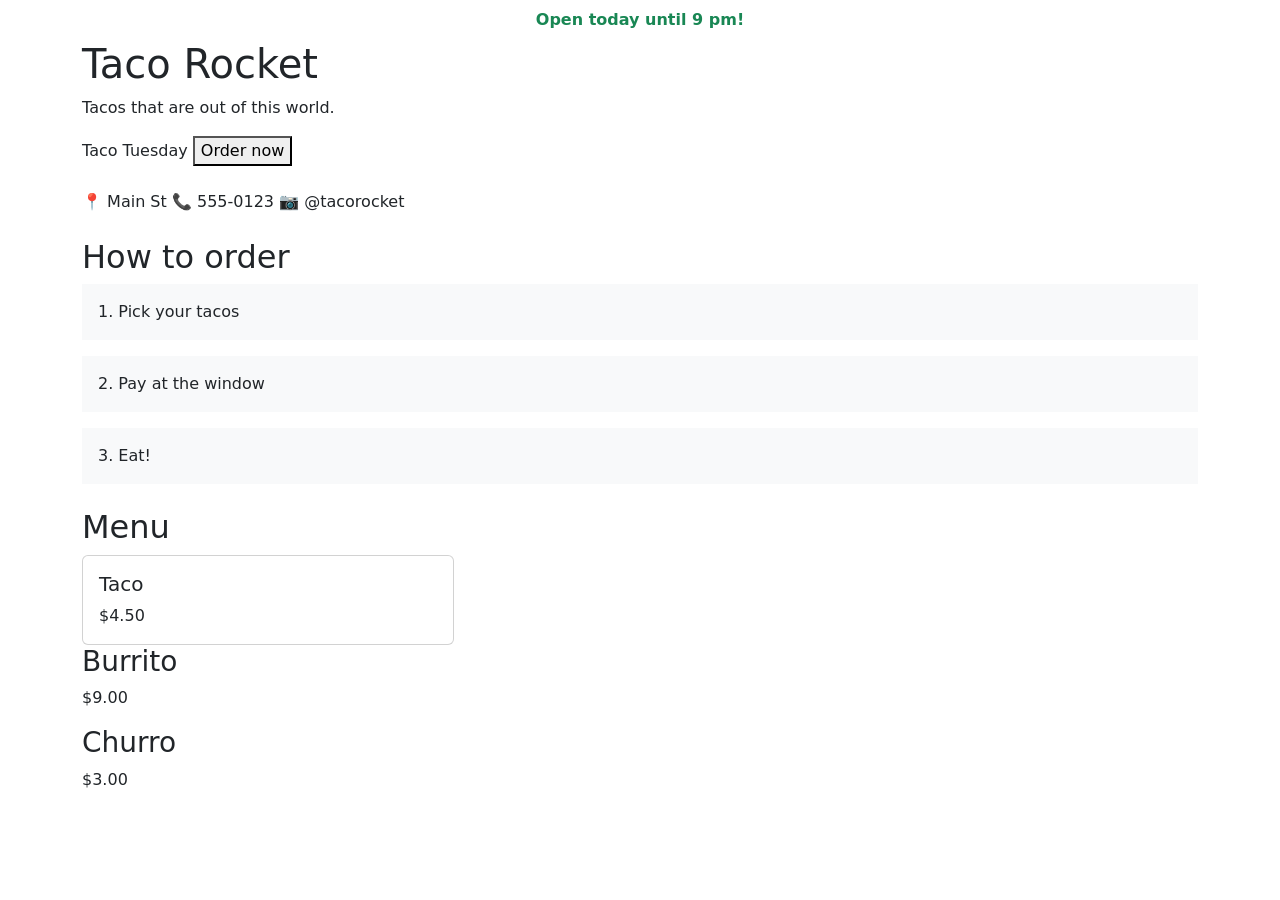
<file: 09-bootstrap/my-page.html>
<!doctype html>
<html lang="en">
  <head>
    <meta charset="UTF-8" />
    <meta name="viewport" content="width=device-width, initial-scale=1.0" />
    <title>My Truck Page</title>
    <link rel="stylesheet" href="https://cdn.jsdelivr.net/npm/bootstrap@5.3.3/dist/css/bootstrap.min.css" />
  </head>
  <body>
    <!--
      Kata 9: Bootstrap. Work in THIS file. Add Bootstrap classes, save, and check the kata page.
      Don't change or delete any id="...": the checker uses them to find things.
      Change the words to YOUR truck if you like.
    -->

    <!-- ========== Drill A + B: the top of the page ========== -->
    <!-- Example: this section is already done. -->
    <p id="example" class="text-center text-success fw-bold mb-0 py-2">Open today until 9 pm!</p>

    <!-- Drill B Rep 1: dark background, white text, and space above and below (py-5). -->
    <section id="hero">
      <div class="container">
        <!-- Drill A Rep 1: big and centered (display-4, text-center). -->
        <h1 id="truck-name">Taco Rocket</h1>

        <!-- Drill A Rep 2: the "lead" class makes a paragraph stand out. -->
        <p id="tagline">Tacos that are out of this world.</p>

        <!-- Drill B Rep 2: a yellow badge (badge bg-warning). -->
        <span id="special">Taco Tuesday</span>

        <!-- Drill A Rep 3: a big yellow button (btn, btn-warning, btn-lg). -->
        <button id="order-btn">Order now</button>
      </div>
    </section>

    <main class="container py-4">
      <!-- ========== Drill C: flex ========== -->
      <!-- Drill C Rep 1: put these side by side with a gap (d-flex, gap-3). -->
      <div id="contact">
        <span>📍 Main St</span>
        <span>📞 555-0123</span>
        <span>📷 @tacorocket</span>
      </div>

      <!-- Drill C Rep 2: stacked on a phone, side by side on a laptop (d-flex, flex-column, flex-md-row). -->
      <h2 class="mt-4">How to order</h2>
      <div id="steps">
        <p class="p-3 bg-light flex-fill">1. Pick your tacos</p>
        <p class="p-3 bg-light flex-fill">2. Pay at the window</p>
        <p class="p-3 bg-light flex-fill">3. Eat!</p>
      </div>

      <!-- ========== Drill D: grid and cards ========== -->
      <h2 class="mt-4">Menu</h2>
      <!-- Drill D Rep 1: make this a row, with space between the columns (row, g-3). -->
      <div id="menu-grid">
        <!-- Example column: already done. Full width on a phone, 1/3 on a laptop. -->
        <div class="col-12 col-md-4">
          <div class="card">
            <div class="card-body">
              <h3 class="card-title h5">Taco</h3>
              <p class="card-text">$4.50</p>
            </div>
          </div>
        </div>

        <!-- Drill D Rep 2: make these two columns like the example (col-12 col-md-4). -->
        <!-- Drill D Rep 3: then make what's inside each one a card like the example
             (card, card-body, card-title). -->
        <div>
          <div>
            <div>
              <h3>Burrito</h3>
              <p>$9.00</p>
            </div>
          </div>
        </div>

        <div>
          <div>
            <div>
              <h3>Churro</h3>
              <p>$3.00</p>
            </div>
          </div>
        </div>
      </div>
    </main>
  </body>
</html>
</file>
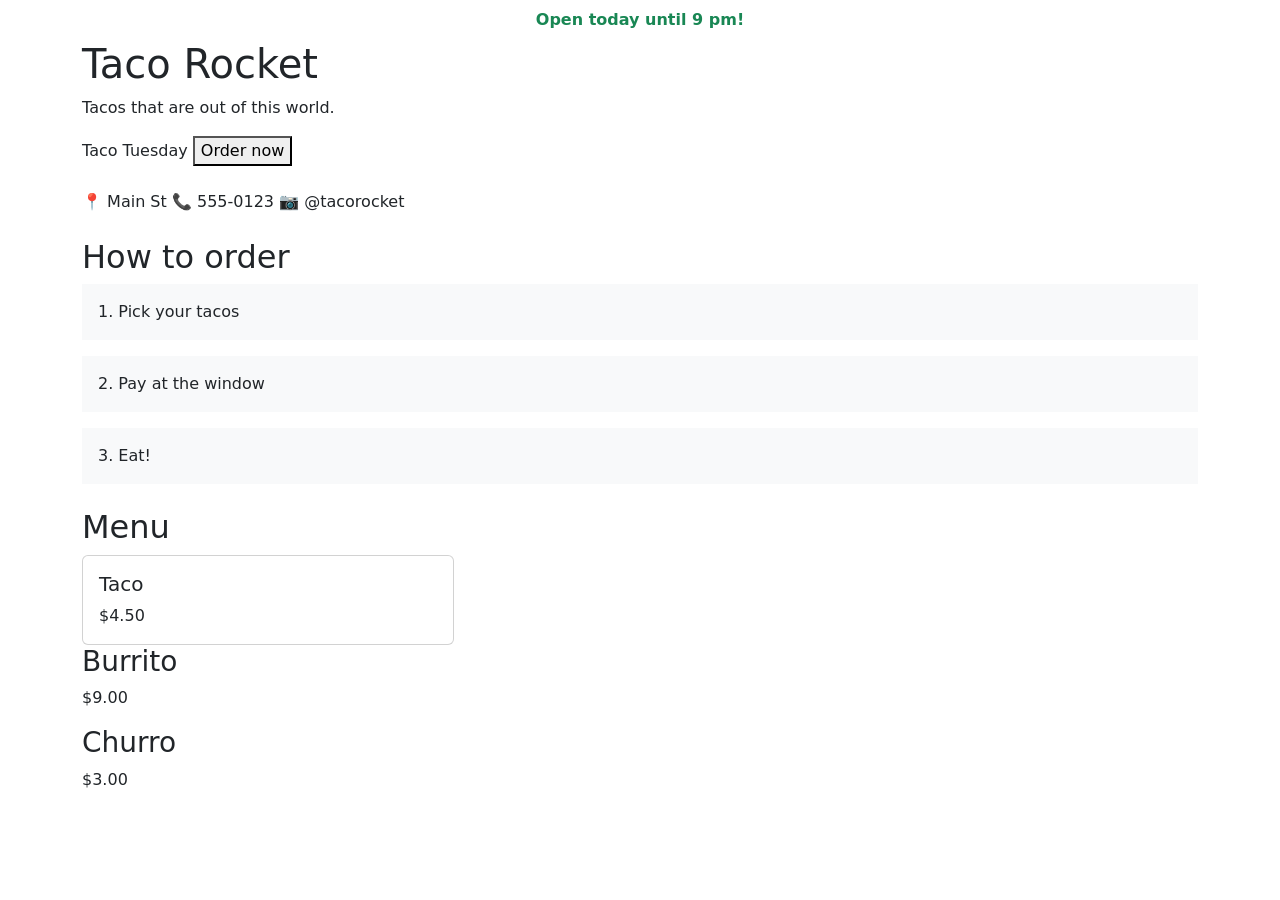
<file: 09-bootstrap/start-over.html>
<!-- START-OVER COPY. The kata page doesn't use this file.
     To do the kata again: copy everything below, and paste it over everything in my-page.html.
     (Make a save point first, so your old work is safe on GitHub.) -->
<!doctype html>
<html lang="en">
  <head>
    <meta charset="UTF-8" />
    <meta name="viewport" content="width=device-width, initial-scale=1.0" />
    <title>My Truck Page</title>
    <link rel="stylesheet" href="https://cdn.jsdelivr.net/npm/bootstrap@5.3.3/dist/css/bootstrap.min.css" />
  </head>
  <body>
    <!--
      Kata 9: Bootstrap. Work in THIS file. Add Bootstrap classes, save, and check the kata page.
      Don't change or delete any id="...": the checker uses them to find things.
      Change the words to YOUR truck if you like.
    -->

    <!-- ========== Drill A + B: the top of the page ========== -->
    <!-- Example: this section is already done. -->
    <p id="example" class="text-center text-success fw-bold mb-0 py-2">Open today until 9 pm!</p>

    <!-- Drill B Rep 1: dark background, white text, and space above and below (py-5). -->
    <section id="hero">
      <div class="container">
        <!-- Drill A Rep 1: big and centered (display-4, text-center). -->
        <h1 id="truck-name">Taco Rocket</h1>

        <!-- Drill A Rep 2: the "lead" class makes a paragraph stand out. -->
        <p id="tagline">Tacos that are out of this world.</p>

        <!-- Drill B Rep 2: a yellow badge (badge bg-warning). -->
        <span id="special">Taco Tuesday</span>

        <!-- Drill A Rep 3: a big yellow button (btn, btn-warning, btn-lg). -->
        <button id="order-btn">Order now</button>
      </div>
    </section>

    <main class="container py-4">
      <!-- ========== Drill C: flex ========== -->
      <!-- Drill C Rep 1: put these side by side with a gap (d-flex, gap-3). -->
      <div id="contact">
        <span>📍 Main St</span>
        <span>📞 555-0123</span>
        <span>📷 @tacorocket</span>
      </div>

      <!-- Drill C Rep 2: stacked on a phone, side by side on a laptop (d-flex, flex-column, flex-md-row). -->
      <h2 class="mt-4">How to order</h2>
      <div id="steps">
        <p class="p-3 bg-light flex-fill">1. Pick your tacos</p>
        <p class="p-3 bg-light flex-fill">2. Pay at the window</p>
        <p class="p-3 bg-light flex-fill">3. Eat!</p>
      </div>

      <!-- ========== Drill D: grid and cards ========== -->
      <h2 class="mt-4">Menu</h2>
      <!-- Drill D Rep 1: make this a row, with space between the columns (row, g-3). -->
      <div id="menu-grid">
        <!-- Example column: already done. Full width on a phone, 1/3 on a laptop. -->
        <div class="col-12 col-md-4">
          <div class="card">
            <div class="card-body">
              <h3 class="card-title h5">Taco</h3>
              <p class="card-text">$4.50</p>
            </div>
          </div>
        </div>

        <!-- Drill D Rep 2: make these two columns like the example (col-12 col-md-4). -->
        <!-- Drill D Rep 3: then make what's inside each one a card like the example
             (card, card-body, card-title). -->
        <div>
          <div>
            <div>
              <h3>Burrito</h3>
              <p>$9.00</p>
            </div>
          </div>
        </div>

        <div>
          <div>
            <div>
              <h3>Churro</h3>
              <p>$3.00</p>
            </div>
          </div>
        </div>
      </div>
    </main>
  </body>
</html>
</file>
<file: style.css>
body {
  font-family: system-ui, sans-serif;
  max-width: 760px;
  margin: 40px auto;
  padding: 0 16px;
  line-height: 1.5;
  background: #282a92;
  color: #f4f7f9;
}

h1 {
  color: #8fc1ec;
  margin-bottom: 0;
}

h2 {
  color: #8fc1ec;
  font-size: 1.15rem;
  margin: 28px 0 8px;
}

a {
  color: #f4f7f9;
}

.nav {
  display: flex;
  justify-content: space-between;
  gap: 12px;
}

.tip {
  background: #eef4fa;
  border-left: 4px solid #4e89bd;
  padding: 8px 12px;
  color: #282a92;
}

.small {
  font-size: 0.9rem;
  opacity: 0.85;
}

#summary {
  font-size: 1.25rem;
  font-weight: bold;
}

#summary.warning {
  background: #fff3cd;
  color: #6b4b00;
  padding: 10px 12px;
  border-radius: 4px;
}

.reps {
  list-style: none;
  padding: 0;
  margin: 0;
}

.reps li {
  background: #ffffff;
  color: #1e293b;
  border-left: 6px solid #94a3b8;
  border-radius: 4px;
  padding: 8px 12px;
  margin-bottom: 8px;
}

.reps li.pass { border-left-color: #2e9e5b; }
.reps li.almost { border-left-color: #e0a800; }
.reps li.fail { border-left-color: #e06c75; }
.reps li.todo { color: #475569; }

.topics {
  list-style: none;
  padding: 0;
}

.topics li {
  background: #ffffff;
  border-radius: 4px;
  margin-bottom: 10px;
}

.topics a {
  display: block;
  padding: 12px 16px;
  color: #282a92;
  text-decoration: none;
}

.topics a:hover,
.topics a:focus {
  outline: 3px solid #8fc1ec;
}

.topics span {
  display: block;
  color: #475569;
  font-size: 0.95rem;
}

code {
  background: #f0f0f0;
  padding: 1px 4px;
  border-radius: 3px;
  color: #282a92;
}

/* Kata 7: cards made by makeCard */
.cards .card {
  background: #ffffff;
  color: #1e293b;
  border-radius: 4px;
  padding: 8px 16px;
  margin-bottom: 8px;
}

.cards .card h3 {
  margin: 4px 0;
}

/* Kata 9: the student's page, shown in a box */
.preview {
  width: 100%;
  height: 720px;
  border: none;
  border-radius: 4px;
  background: #ffffff;
}

/* Kata 10: requests to make in the API tool */
.requests {
  list-style: none;
  padding: 0;
}

.requests li {
  background: #ffffff;
  color: #1e293b;
  border-left: 6px solid #94a3b8;
  border-radius: 4px;
  padding: 10px 14px;
  margin-bottom: 10px;
}

.requests li.done {
  border-left-color: #2e9e5b;
}

.requests label {
  display: block;
  margin-bottom: 4px;
  font-weight: bold;
  cursor: pointer;
}

.requests .url {
  display: block;
  word-break: break-all;
  margin: 4px 0;
}
</file>
